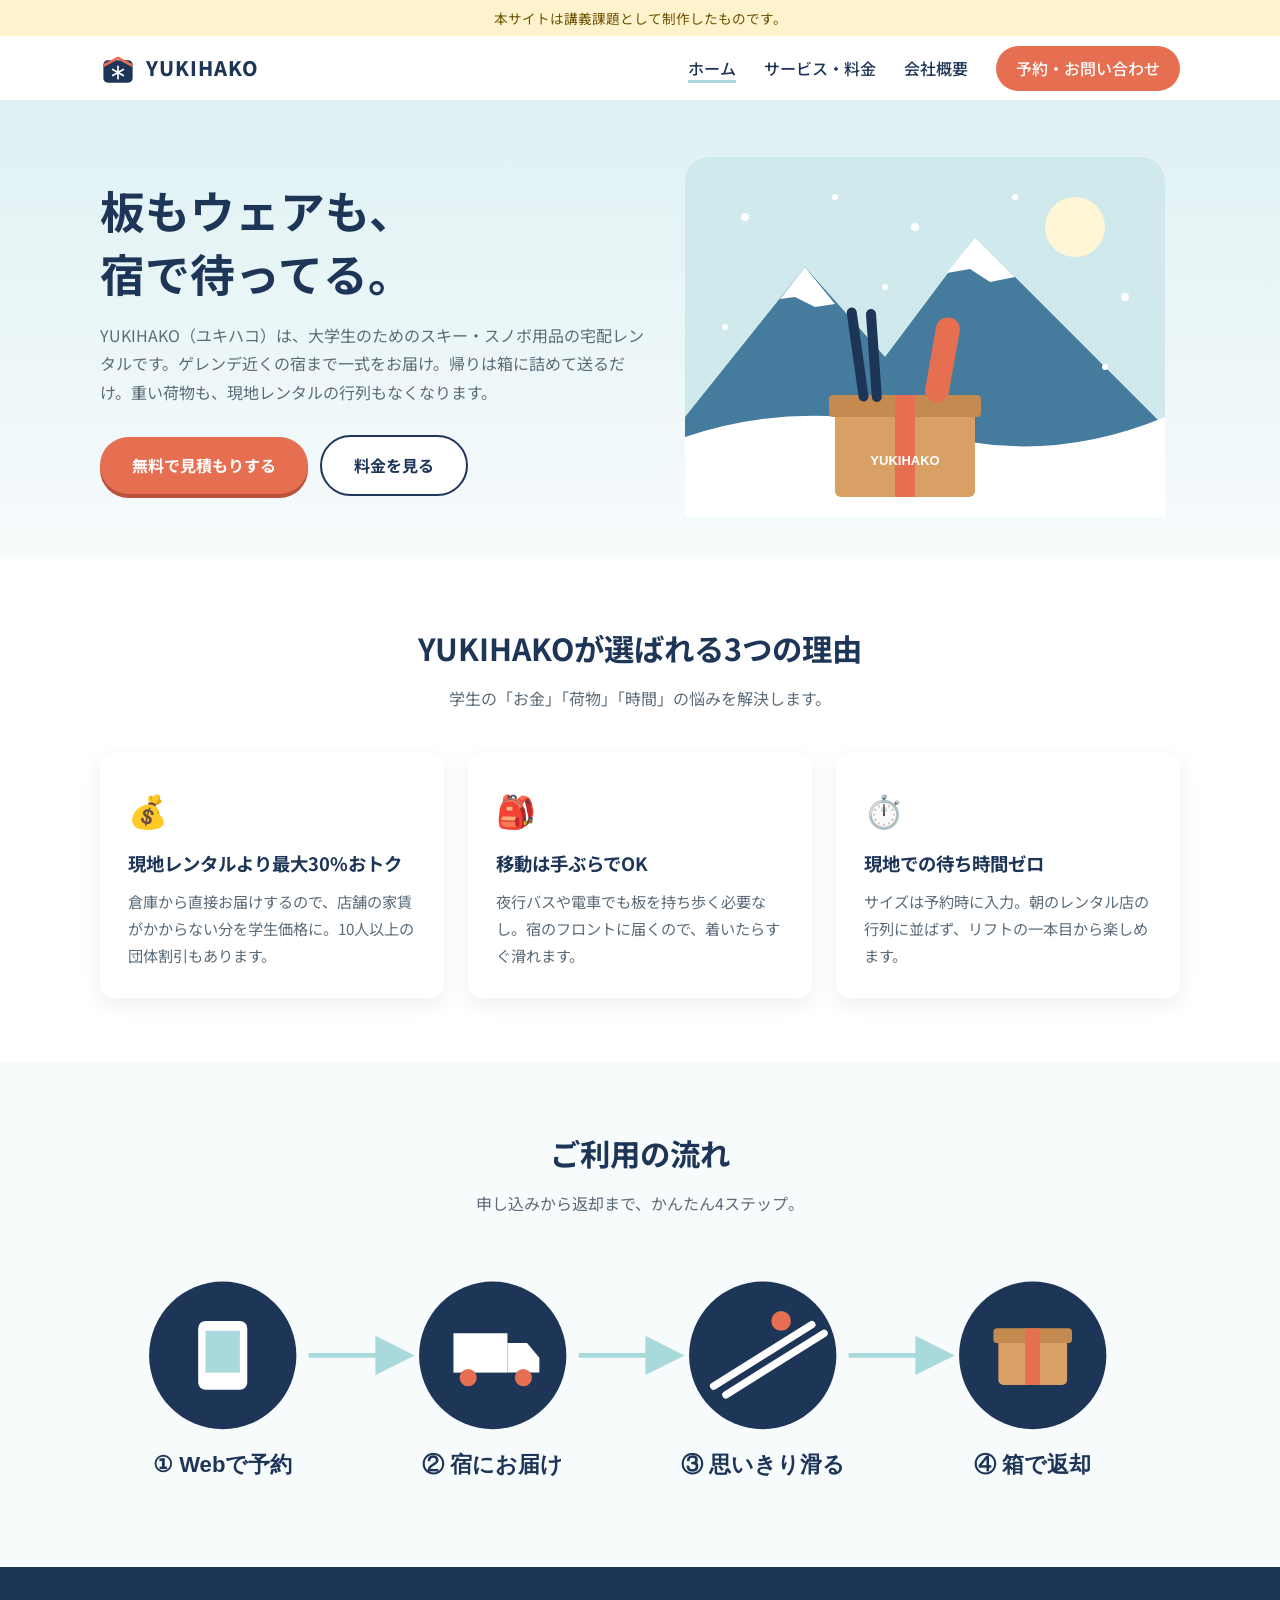
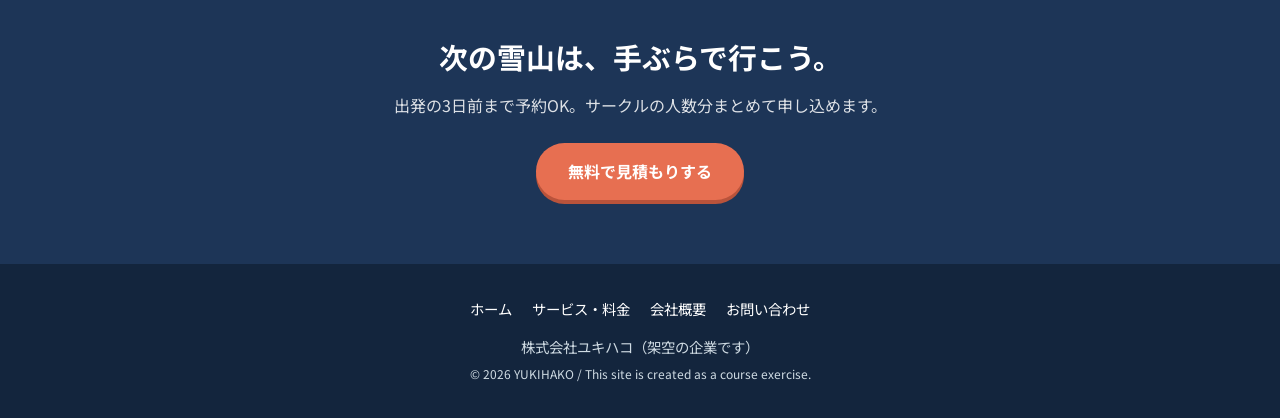
<file: index.html>
<!DOCTYPE html>
<html lang="ja">
<head>
  <meta charset="UTF-8">
  <meta name="viewport" content="width=device-width, initial-scale=1">
  <title>【実習】YUKIHAKO｜大学生のためのスキー・スノボ宅配レンタル</title>
  <meta name="description" content="スキー・スノボ用品を宿まで届けて、箱で返すだけ。大学生サークル向け宅配レンタルのYUKIHAKO。">
  <link rel="icon" href="images/logo.svg" type="image/svg+xml">
  <link rel="preconnect" href="https://fonts.googleapis.com">
  <link rel="preconnect" href="https://fonts.gstatic.com" crossorigin>
  <link href="https://fonts.googleapis.com/css2?family=Noto+Sans+JP:wght@400;500;700;800&display=swap" rel="stylesheet">
  <link rel="stylesheet" href="style.css">
</head>
<body>
  <!-- 課題の条件：ページ冒頭に入れる一文 -->
  <p class="practice-note">本サイトは講義課題として制作したものです。</p>

  <header class="site-header">
    <div class="container header-inner">
      <a href="index.html" class="logo"><img src="images/logo.svg" alt="" width="36" height="36"><span>YUKIHAKO</span></a>
      <button class="nav-toggle" aria-label="メニューを開く" aria-expanded="false">☰</button>
      <nav class="site-nav">
        <ul>
        <li><a href="index.html" aria-current="page">ホーム</a></li>
        <li><a href="service.html">サービス・料金</a></li>
        <li><a href="about.html">会社概要</a></li>
        <li><a href="contact.html" class="btn small">予約・お問い合わせ</a></li>
        </ul>
      </nav>
    </div>
  </header>

  <main>
    <section class="hero">
      <div class="container hero-inner">
        <div>
          <h1>板もウェアも、<br>宿で待ってる。</h1>
          <p>YUKIHAKO（ユキハコ）は、大学生のためのスキー・スノボ用品の宅配レンタルです。ゲレンデ近くの宿まで一式をお届け。帰りは箱に詰めて送るだけ。重い荷物も、現地レンタルの行列もなくなります。</p>
          <a href="contact.html" class="btn">無料で見積もりする</a>
          <a href="service.html" class="btn outline" style="margin-left:8px">料金を見る</a>
        </div>
        <img src="images/hero.svg" alt="雪山とスキー板・スノーボードが入った箱のイラスト" width="480" height="360">
      </div>
    </section>

    <section class="bg-white">
      <div class="container">
        <h2 class="section-title">YUKIHAKOが選ばれる3つの理由</h2>
        <p class="section-lead">学生の「お金」「荷物」「時間」の悩みを解決します。</p>
        <div class="cards">
          <div class="card"><div class="icon">💰</div><h3>現地レンタルより最大30%おトク</h3><p>倉庫から直接お届けするので、店舗の家賃がかからない分を学生価格に。10人以上の団体割引もあります。</p></div>
          <div class="card"><div class="icon">🎒</div><h3>移動は手ぶらでOK</h3><p>夜行バスや電車でも板を持ち歩く必要なし。宿のフロントに届くので、着いたらすぐ滑れます。</p></div>
          <div class="card"><div class="icon">⏱️</div><h3>現地での待ち時間ゼロ</h3><p>サイズは予約時に入力。朝のレンタル店の行列に並ばず、リフトの一本目から楽しめます。</p></div>
        </div>
      </div>
    </section>

    <section>
      <div class="container">
        <h2 class="section-title">ご利用の流れ</h2>
        <p class="section-lead">申し込みから返却まで、かんたん4ステップ。</p>
        <picture>
          <source media="(max-width: 768px)" srcset="images/flow-sp.svg">
          <img src="images/flow.svg" alt="①Webで予約、②宿にお届け、③思いきり滑る、④箱で返却" width="880" height="200" style="margin-inline:auto;max-height:520px;width:auto">
        </picture>
      </div>
    </section>

    <section class="cta-band">
      <div class="container">
        <h2>次の雪山は、手ぶらで行こう。</h2>
        <p>出発の3日前まで予約OK。サークルの人数分まとめて申し込めます。</p>
        <a href="contact.html" class="btn">無料で見積もりする</a>
      </div>
    </section>
  </main>

  <footer class="site-footer">
    <div class="container">
      <nav>
        <a href="index.html">ホーム</a><a href="service.html">サービス・料金</a><a href="about.html">会社概要</a><a href="contact.html">お問い合わせ</a>
      </nav>
      <p>株式会社ユキハコ（架空の企業です）</p>
      <p><small>&copy; 2026 YUKIHAKO / This site is created as a course exercise.</small></p>
    </div>
  </footer>
  <script src="script.js"></script>
</body>
</html>
</file>
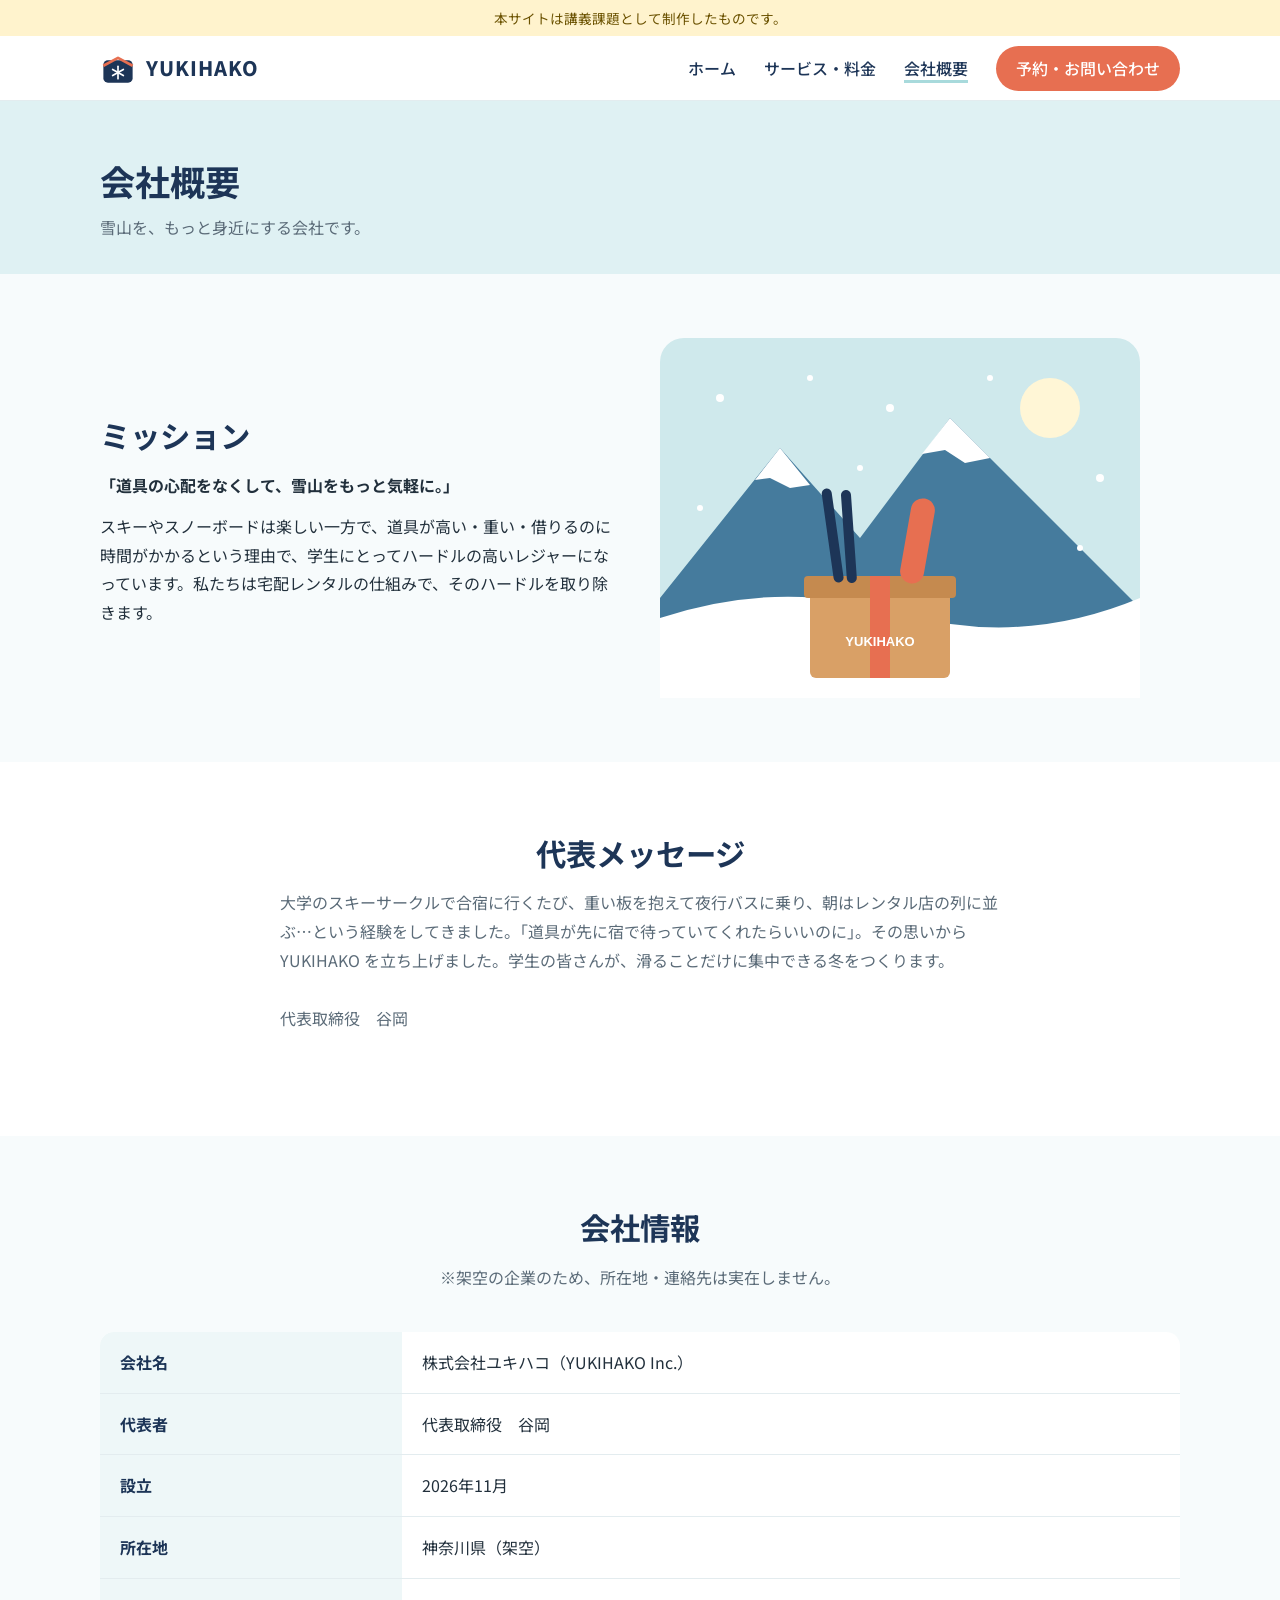
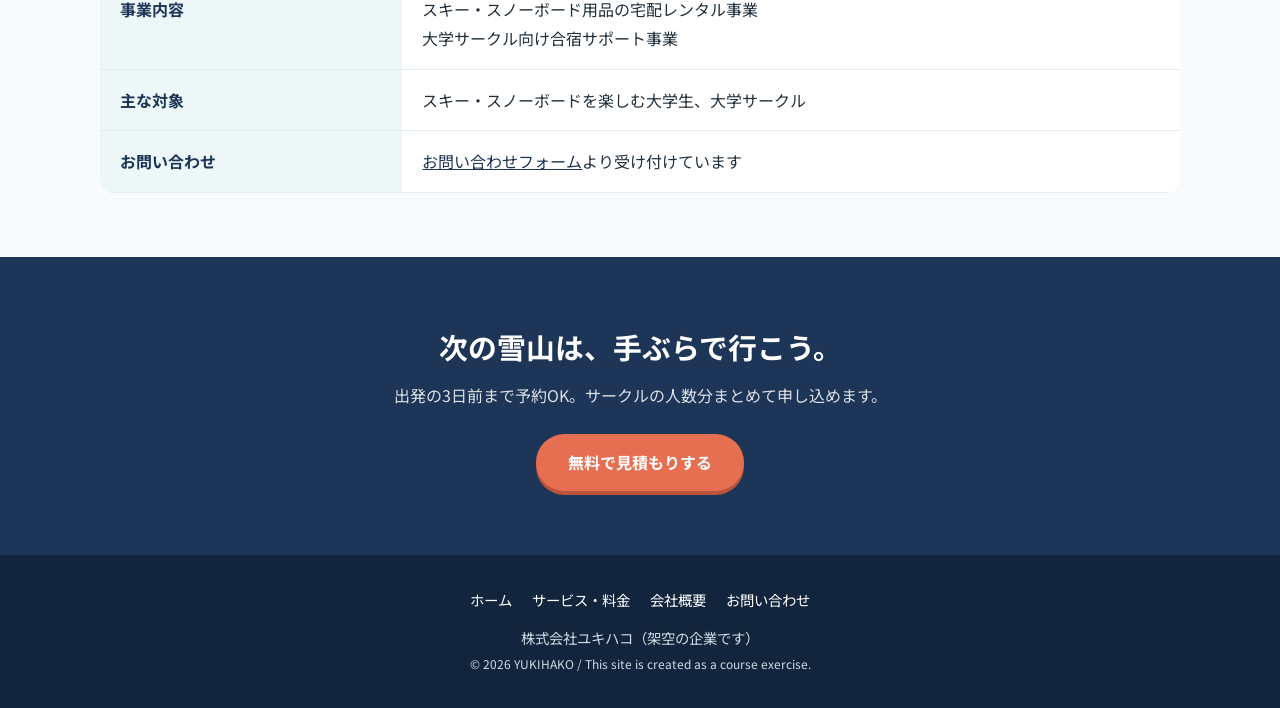
<file: about.html>
<!DOCTYPE html>
<html lang="ja">
<head>
  <meta charset="UTF-8">
  <meta name="viewport" content="width=device-width, initial-scale=1">
  <title>【実習】会社概要｜YUKIHAKO</title>
  <meta name="description" content="株式会社ユキハコの会社概要・ミッション・代表メッセージ。">
  <link rel="icon" href="images/logo.svg" type="image/svg+xml">
  <link rel="preconnect" href="https://fonts.googleapis.com">
  <link rel="preconnect" href="https://fonts.gstatic.com" crossorigin>
  <link href="https://fonts.googleapis.com/css2?family=Noto+Sans+JP:wght@400;500;700;800&display=swap" rel="stylesheet">
  <link rel="stylesheet" href="style.css">
</head>
<body>
  <!-- 課題の条件：ページ冒頭に入れる一文 -->
  <p class="practice-note">本サイトは講義課題として制作したものです。</p>

  <header class="site-header">
    <div class="container header-inner">
      <a href="index.html" class="logo"><img src="images/logo.svg" alt="" width="36" height="36"><span>YUKIHAKO</span></a>
      <button class="nav-toggle" aria-label="メニューを開く" aria-expanded="false">☰</button>
      <nav class="site-nav">
        <ul>
        <li><a href="index.html">ホーム</a></li>
        <li><a href="service.html">サービス・料金</a></li>
        <li><a href="about.html" aria-current="page">会社概要</a></li>
        <li><a href="contact.html" class="btn small">予約・お問い合わせ</a></li>
        </ul>
      </nav>
    </div>
  </header>

  <main>
    <div class="page-hero">
      <div class="container">
        <h1>会社概要</h1>
        <p>雪山を、もっと身近にする会社です。</p>
      </div>
    </div>

    <section>
      <div class="container two-col">
        <div>
          <h2 class="section-title" style="text-align:left">ミッション</h2>
          <p><strong>「道具の心配をなくして、雪山をもっと気軽に。」</strong></p>
          <p style="margin-top:12px">スキーやスノーボードは楽しい一方で、道具が高い・重い・借りるのに時間がかかるという理由で、学生にとってハードルの高いレジャーになっています。私たちは宅配レンタルの仕組みで、そのハードルを取り除きます。</p>
        </div>
        <img src="images/hero.svg" alt="雪山とレンタル用品の箱のイラスト" width="480" height="360">
      </div>
    </section>

    <section class="bg-white">
      <div class="container">
        <h2 class="section-title">代表メッセージ</h2>
        <p class="section-lead" style="max-width:720px;margin-inline:auto;text-align:left">
          大学のスキーサークルで合宿に行くたび、重い板を抱えて夜行バスに乗り、朝はレンタル店の列に並ぶ…という経験をしてきました。「道具が先に宿で待っていてくれたらいいのに」。その思いから YUKIHAKO を立ち上げました。学生の皆さんが、滑ることだけに集中できる冬をつくります。<br><br>
          代表取締役　谷岡
        </p>
      </div>
    </section>

    <section>
      <div class="container">
        <h2 class="section-title">会社情報</h2>
        <p class="section-lead">※架空の企業のため、所在地・連絡先は実在しません。</p>
        <table class="info-table">
          <tr><th>会社名</th><td>株式会社ユキハコ（YUKIHAKO Inc.）</td></tr>
          <tr><th>代表者</th><td>代表取締役　谷岡</td></tr>
          <tr><th>設立</th><td>2026年11月</td></tr>
          <tr><th>所在地</th><td>神奈川県（架空）</td></tr>
          <tr><th>事業内容</th><td>スキー・スノーボード用品の宅配レンタル事業<br>大学サークル向け合宿サポート事業</td></tr>
          <tr><th>主な対象</th><td>スキー・スノーボードを楽しむ大学生、大学サークル</td></tr>
          <tr><th>お問い合わせ</th><td><a href="contact.html">お問い合わせフォーム</a>より受け付けています</td></tr>
        </table>
      </div>
    </section>

    <section class="cta-band">
      <div class="container">
        <h2>次の雪山は、手ぶらで行こう。</h2>
        <p>出発の3日前まで予約OK。サークルの人数分まとめて申し込めます。</p>
        <a href="contact.html" class="btn">無料で見積もりする</a>
      </div>
    </section>
  </main>

  <footer class="site-footer">
    <div class="container">
      <nav>
        <a href="index.html">ホーム</a><a href="service.html">サービス・料金</a><a href="about.html">会社概要</a><a href="contact.html">お問い合わせ</a>
      </nav>
      <p>株式会社ユキハコ（架空の企業です）</p>
      <p><small>&copy; 2026 YUKIHAKO / This site is created as a course exercise.</small></p>
    </div>
  </footer>
  <script src="script.js"></script>
</body>
</html>
</file>
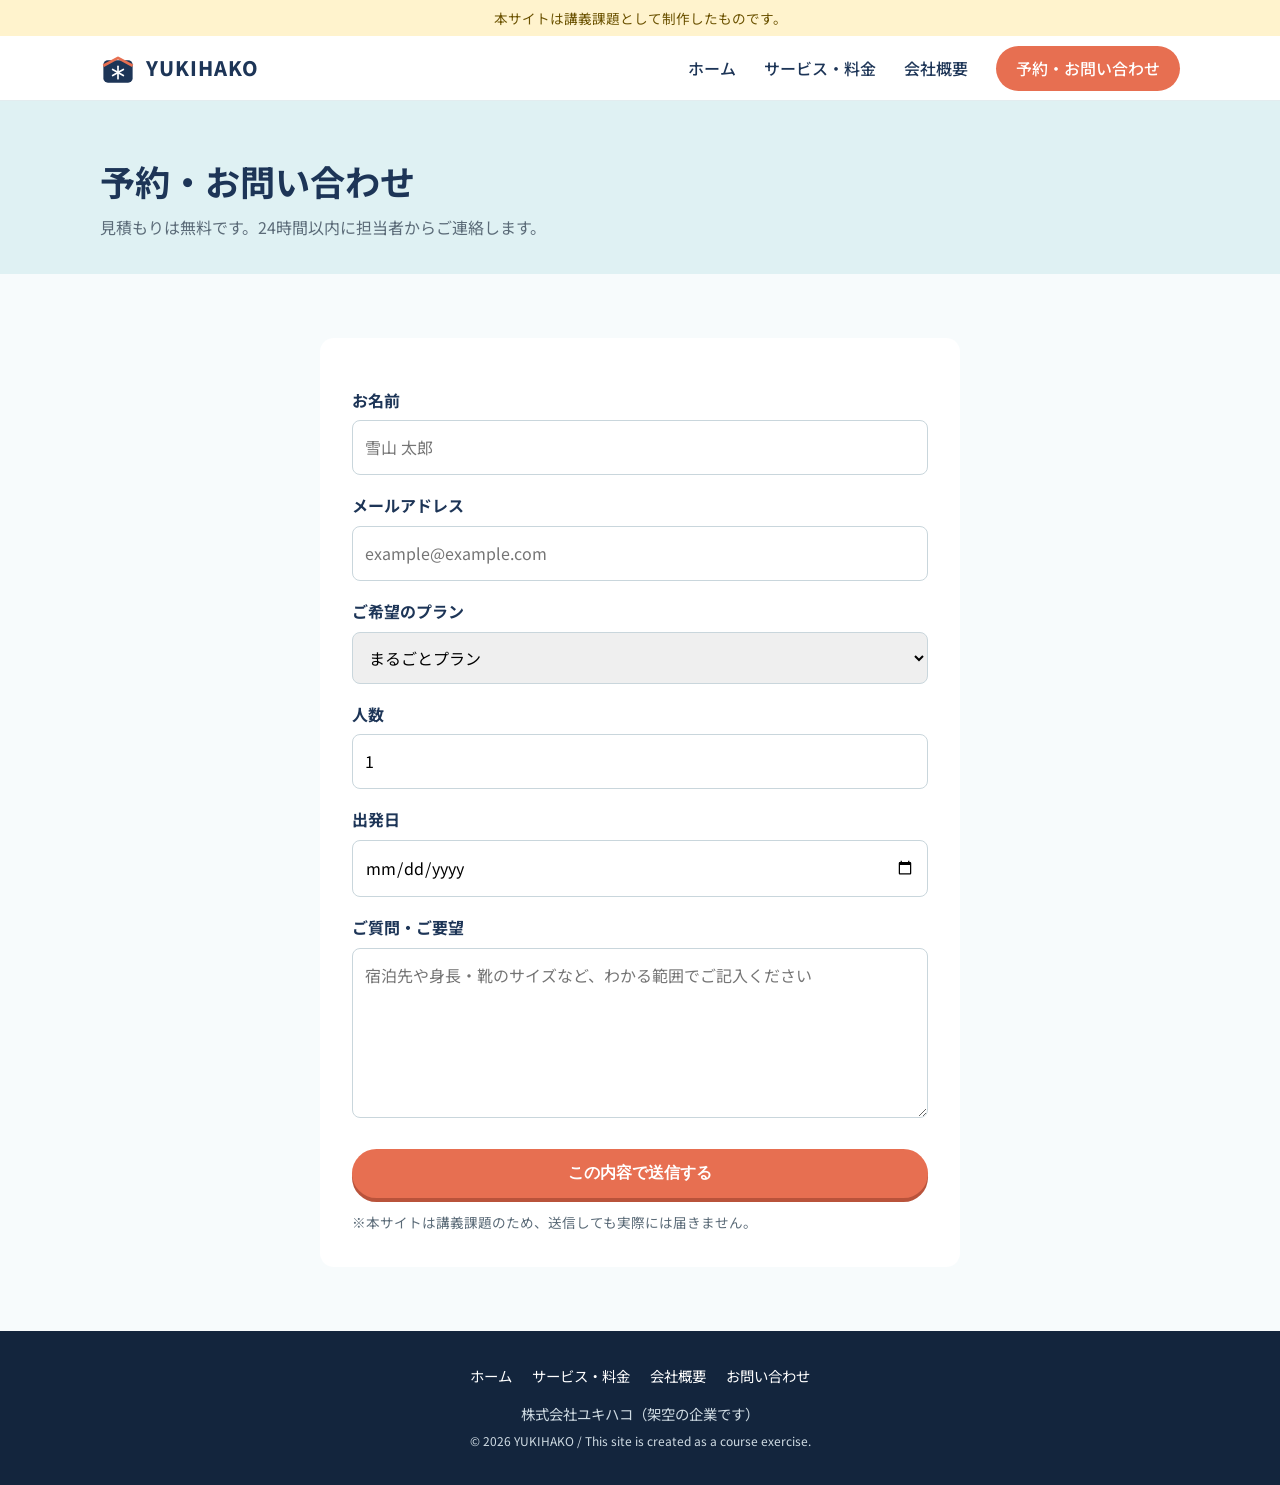
<file: contact.html>
<!DOCTYPE html>
<html lang="ja">
<head>
  <meta charset="UTF-8">
  <meta name="viewport" content="width=device-width, initial-scale=1">
  <title>【実習】予約・お問い合わせ｜YUKIHAKO</title>
  <meta name="description" content="YUKIHAKOへの予約・見積もり・お問い合わせフォーム。">
  <link rel="icon" href="images/logo.svg" type="image/svg+xml">
  <link rel="preconnect" href="https://fonts.googleapis.com">
  <link rel="preconnect" href="https://fonts.gstatic.com" crossorigin>
  <link href="https://fonts.googleapis.com/css2?family=Noto+Sans+JP:wght@400;500;700;800&display=swap" rel="stylesheet">
  <link rel="stylesheet" href="style.css">
</head>
<body>
  <!-- 課題の条件：ページ冒頭に入れる一文 -->
  <p class="practice-note">本サイトは講義課題として制作したものです。</p>

  <header class="site-header">
    <div class="container header-inner">
      <a href="index.html" class="logo"><img src="images/logo.svg" alt="" width="36" height="36"><span>YUKIHAKO</span></a>
      <button class="nav-toggle" aria-label="メニューを開く" aria-expanded="false">☰</button>
      <nav class="site-nav">
        <ul>
        <li><a href="index.html">ホーム</a></li>
        <li><a href="service.html">サービス・料金</a></li>
        <li><a href="about.html">会社概要</a></li>
        <li><a href="contact.html" class="btn small">予約・お問い合わせ</a></li>
        </ul>
      </nav>
    </div>
  </header>

  <main>
    <div class="page-hero">
      <div class="container">
        <h1>予約・お問い合わせ</h1>
        <p>見積もりは無料です。24時間以内に担当者からご連絡します。</p>
      </div>
    </div>

    <section>
      <div class="container">
        <form class="form" id="contact-form">
          <label for="name">お名前</label>
          <input id="name" name="name" type="text" placeholder="雪山 太郎" required>

          <label for="email">メールアドレス</label>
          <input id="email" name="email" type="email" placeholder="example@example.com" required>

          <label for="plan">ご希望のプラン</label>
          <select id="plan" name="plan">
            <option>ギアだけプラン</option>
            <option selected>まるごとプラン</option>
            <option>サークル団体プラン</option>
            <option>まだ決めていない</option>
          </select>

          <label for="people">人数</label>
          <input id="people" name="people" type="number" min="1" value="1">

          <label for="date">出発日</label>
          <input id="date" name="date" type="date">

          <label for="message">ご質問・ご要望</label>
          <textarea id="message" name="message" rows="5" placeholder="宿泊先や身長・靴のサイズなど、わかる範囲でご記入ください"></textarea>

          <button type="submit" class="btn">この内容で送信する</button>
          <p class="note">※本サイトは講義課題のため、送信しても実際には届きません。</p>
        </form>
      </div>
    </section>
  </main>

  <footer class="site-footer">
    <div class="container">
      <nav>
        <a href="index.html">ホーム</a><a href="service.html">サービス・料金</a><a href="about.html">会社概要</a><a href="contact.html">お問い合わせ</a>
      </nav>
      <p>株式会社ユキハコ（架空の企業です）</p>
      <p><small>&copy; 2026 YUKIHAKO / This site is created as a course exercise.</small></p>
    </div>
  </footer>
  <script src="script.js"></script>
</body>
</html>
</file>
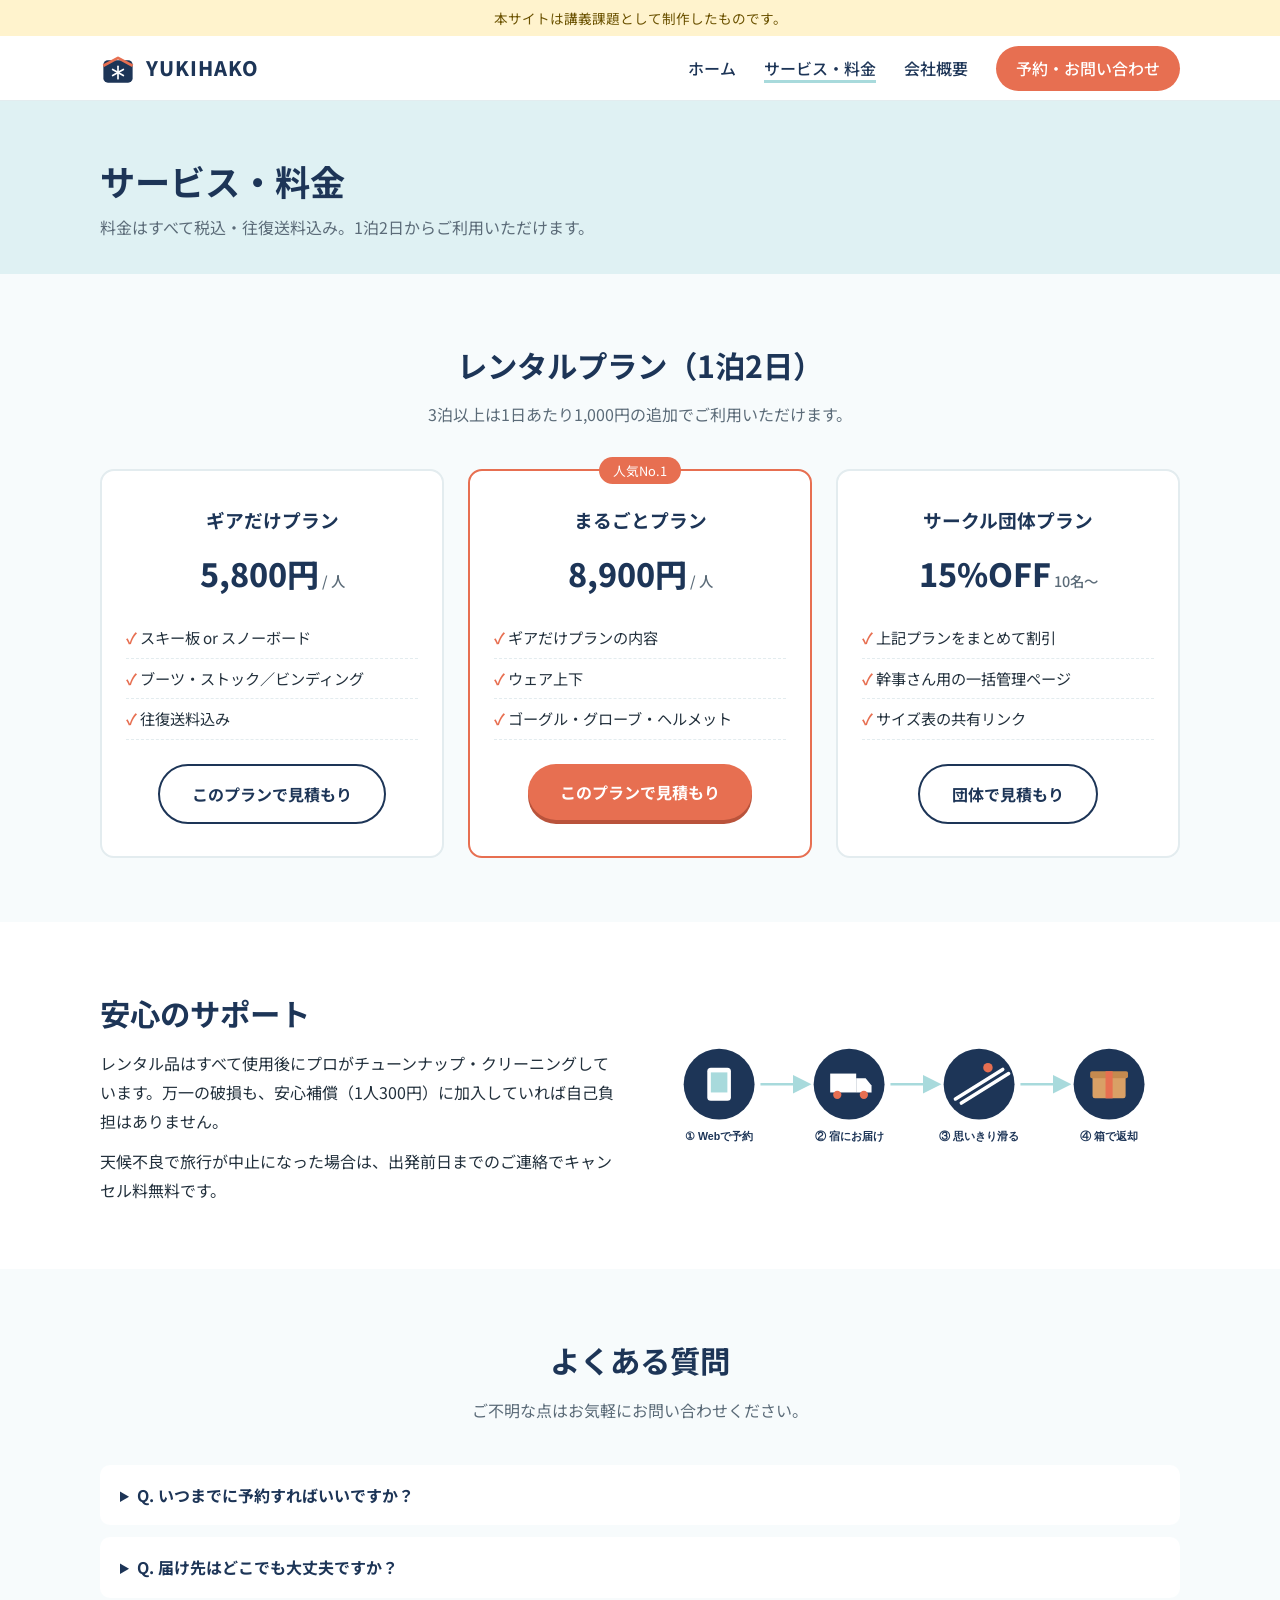
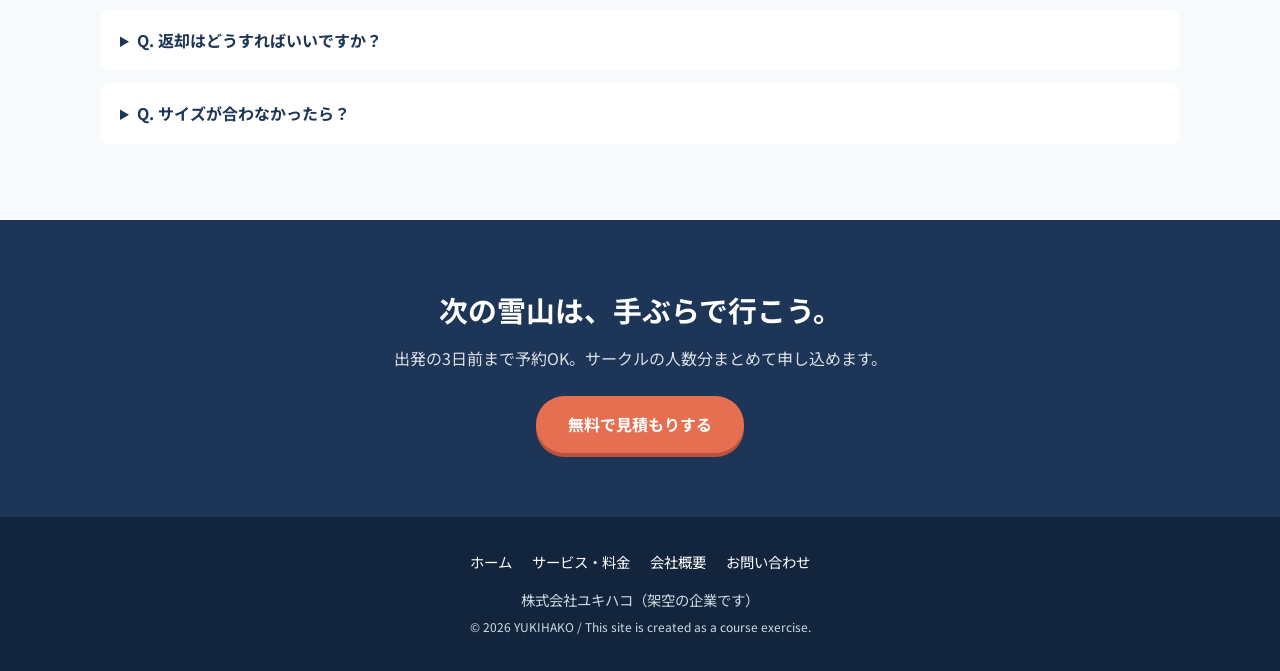
<file: service.html>
<!DOCTYPE html>
<html lang="ja">
<head>
  <meta charset="UTF-8">
  <meta name="viewport" content="width=device-width, initial-scale=1">
  <title>【実習】サービス・料金｜YUKIHAKO</title>
  <meta name="description" content="YUKIHAKOのレンタルプランと料金、よくある質問。">
  <link rel="icon" href="images/logo.svg" type="image/svg+xml">
  <link rel="preconnect" href="https://fonts.googleapis.com">
  <link rel="preconnect" href="https://fonts.gstatic.com" crossorigin>
  <link href="https://fonts.googleapis.com/css2?family=Noto+Sans+JP:wght@400;500;700;800&display=swap" rel="stylesheet">
  <link rel="stylesheet" href="style.css">
</head>
<body>
  <!-- 課題の条件：ページ冒頭に入れる一文 -->
  <p class="practice-note">本サイトは講義課題として制作したものです。</p>

  <header class="site-header">
    <div class="container header-inner">
      <a href="index.html" class="logo"><img src="images/logo.svg" alt="" width="36" height="36"><span>YUKIHAKO</span></a>
      <button class="nav-toggle" aria-label="メニューを開く" aria-expanded="false">☰</button>
      <nav class="site-nav">
        <ul>
        <li><a href="index.html">ホーム</a></li>
        <li><a href="service.html" aria-current="page">サービス・料金</a></li>
        <li><a href="about.html">会社概要</a></li>
        <li><a href="contact.html" class="btn small">予約・お問い合わせ</a></li>
        </ul>
      </nav>
    </div>
  </header>

  <main>
    <div class="page-hero">
      <div class="container">
        <h1>サービス・料金</h1>
        <p>料金はすべて税込・往復送料込み。1泊2日からご利用いただけます。</p>
      </div>
    </div>

    <section>
      <div class="container">
        <h2 class="section-title">レンタルプラン（1泊2日）</h2>
        <p class="section-lead">3泊以上は1日あたり1,000円の追加でご利用いただけます。</p>
        <div class="plans">
          <div class="plan">
            <h3>ギアだけプラン</h3>
            <p class="price">5,800円<small> / 人</small></p>
            <ul><li>スキー板 or スノーボード</li><li>ブーツ・ストック／ビンディング</li><li>往復送料込み</li></ul>
            <a href="contact.html" class="btn outline">このプランで見積もり</a>
          </div>
          <div class="plan recommend">
            <h3>まるごとプラン</h3>
            <p class="price">8,900円<small> / 人</small></p>
            <ul><li>ギアだけプランの内容</li><li>ウェア上下</li><li>ゴーグル・グローブ・ヘルメット</li></ul>
            <a href="contact.html" class="btn">このプランで見積もり</a>
          </div>
          <div class="plan">
            <h3>サークル団体プラン</h3>
            <p class="price">15%OFF<small> 10名〜</small></p>
            <ul><li>上記プランをまとめて割引</li><li>幹事さん用の一括管理ページ</li><li>サイズ表の共有リンク</li></ul>
            <a href="contact.html" class="btn outline">団体で見積もり</a>
          </div>
        </div>
      </div>
    </section>

    <section class="bg-white">
      <div class="container two-col">
        <div>
          <h2 class="section-title" style="text-align:left">安心のサポート</h2>
          <p>レンタル品はすべて使用後にプロがチューンナップ・クリーニングしています。万一の破損も、安心補償（1人300円）に加入していれば自己負担はありません。</p>
          <p style="margin-top:12px">天候不良で旅行が中止になった場合は、出発前日までのご連絡でキャンセル料無料です。</p>
        </div>
        <picture><source media="(max-width: 768px)" srcset="images/flow-sp.svg"><img src="images/flow.svg" alt="ご利用の流れの図" width="880" height="200" style="margin-inline:auto"></picture>
      </div>
    </section>

    <section>
      <div class="container faq">
        <h2 class="section-title">よくある質問</h2>
        <p class="section-lead">ご不明な点はお気軽にお問い合わせください。</p>
        <details><summary>Q. いつまでに予約すればいいですか？</summary><p>出発日の3日前までにご予約ください。年末年始は混み合うため、2週間前までのご予約をおすすめします。</p></details>
        <details><summary>Q. 届け先はどこでも大丈夫ですか？</summary><p>宿泊先（ホテル・旅館・ペンション）であれば全国どこでもお届けします。事前に宿へお荷物の受け取りをご確認ください。</p></details>
        <details><summary>Q. 返却はどうすればいいですか？</summary><p>届いた箱に入れて、同梱の着払い伝票を貼り、宿のフロントからお送りください。</p></details>
        <details><summary>Q. サイズが合わなかったら？</summary><p>到着日にご連絡いただければ、最短翌日に交換品をお送りします（交換送料無料）。</p></details>
      </div>
    </section>

    <section class="cta-band">
      <div class="container">
        <h2>次の雪山は、手ぶらで行こう。</h2>
        <p>出発の3日前まで予約OK。サークルの人数分まとめて申し込めます。</p>
        <a href="contact.html" class="btn">無料で見積もりする</a>
      </div>
    </section>
  </main>

  <footer class="site-footer">
    <div class="container">
      <nav>
        <a href="index.html">ホーム</a><a href="service.html">サービス・料金</a><a href="about.html">会社概要</a><a href="contact.html">お問い合わせ</a>
      </nav>
      <p>株式会社ユキハコ（架空の企業です）</p>
      <p><small>&copy; 2026 YUKIHAKO / This site is created as a course exercise.</small></p>
    </div>
  </footer>
  <script src="script.js"></script>
</body>
</html>
</file>
<file: style.css>
/* ===== 基本設定（色や文字をまとめて管理） ===== */
:root {
  --navy: #1d3557;       /* メインカラー：信頼感のある紺 */
  --sky: #a8dadc;        /* サブカラー：雪山の空色 */
  --snow: #f7fbfc;       /* 背景：雪の白 */
  --orange: #e76f51;     /* アクセント：ボタン（CTA）用 */
  --text: #22303c;
  --muted: #5b6b78;
  --radius: 14px;
}

* { box-sizing: border-box; margin: 0; padding: 0; }

body {
  font-family: "Noto Sans JP", "Hiragino Sans", sans-serif;
  color: var(--text);
  background: var(--snow);
  line-height: 1.8;
}

img { max-width: 100%; height: auto; display: block; }
a { color: var(--navy); }

.container { width: min(1080px, 100% - 32px); margin-inline: auto; }

/* ===== 講義課題の注記 ===== */
.practice-note {
  background: #fff3cd;
  color: #6b5200;
  font-size: 0.85rem;
  text-align: center;
  padding: 6px 16px;
}

/* ===== ヘッダーとナビゲーション ===== */
.site-header {
  background: #fff;
  border-bottom: 1px solid #e3ecef;
  position: sticky; top: 0; z-index: 10;
}
.header-inner { display: flex; align-items: center; justify-content: space-between; height: 64px; }
.logo { display: flex; align-items: center; gap: 10px; text-decoration: none; font-weight: 800; font-size: 1.25rem; letter-spacing: 0.05em; color: var(--navy); }
.site-nav ul { display: flex; gap: 28px; list-style: none; align-items: center; }
.site-nav a { text-decoration: none; font-weight: 500; }
.site-nav a[aria-current="page"] { border-bottom: 3px solid var(--sky); }
.nav-toggle { display: none; background: none; border: 0; font-size: 1.6rem; color: var(--navy); cursor: pointer; }

/* ===== ボタン ===== */
.btn {
  display: inline-block;
  background: var(--orange); color: #fff;
  padding: 14px 32px; border-radius: 999px;
  font-weight: 700; text-decoration: none;
  box-shadow: 0 4px 0 #b9533b;
  transition: transform .15s;
}
.btn:hover { transform: translateY(2px); box-shadow: 0 2px 0 #b9533b; }
.btn.small { padding: 8px 20px; box-shadow: none; }
.btn.outline { background: #fff; color: var(--navy); border: 2px solid var(--navy); box-shadow: none; }

/* ===== ヒーロー（トップの大きな部分） ===== */
.hero { background: linear-gradient(180deg, #dff1f3 0%, var(--snow) 100%); padding: 56px 0 40px; }
.hero-inner { display: grid; grid-template-columns: 1.1fr 1fr; gap: 40px; align-items: center; }
.hero h1 { font-size: clamp(1.8rem, 4vw, 2.8rem); line-height: 1.4; color: var(--navy); margin-bottom: 16px; }
.hero p { color: var(--muted); margin-bottom: 28px; }
.page-hero { background: #dff1f3; padding: 48px 0 32px; }
.page-hero h1 { color: var(--navy); font-size: clamp(1.6rem, 3.5vw, 2.2rem); }
.page-hero p { color: var(--muted); }

/* ===== セクション共通 ===== */
section { padding: 64px 0; }
.section-title { text-align: center; font-size: clamp(1.4rem, 3vw, 1.9rem); color: var(--navy); margin-bottom: 8px; }
.section-lead { text-align: center; color: var(--muted); margin-bottom: 40px; }
.bg-white { background: #fff; }

/* ===== カード ===== */
.cards { display: grid; grid-template-columns: repeat(3, 1fr); gap: 24px; }
.card { background: #fff; border-radius: var(--radius); padding: 28px; box-shadow: 0 6px 20px rgba(29,53,87,.08); }
.card .icon { font-size: 2rem; margin-bottom: 8px; }
.card h3 { color: var(--navy); margin-bottom: 8px; font-size: 1.15rem; }
.card p { color: var(--muted); font-size: 0.95rem; }

/* ===== 料金プラン ===== */
.plans { display: grid; grid-template-columns: repeat(3, 1fr); gap: 24px; }
.plan { background: #fff; border: 2px solid #e3ecef; border-radius: var(--radius); padding: 32px 24px; text-align: center; }
.plan.recommend { border-color: var(--orange); position: relative; }
.plan.recommend::before { content: "人気No.1"; position: absolute; top: -14px; left: 50%; transform: translateX(-50%); background: var(--orange); color: #fff; font-size: .8rem; padding: 2px 14px; border-radius: 999px; }
.plan h3 { color: var(--navy); }
.price { font-size: 2rem; font-weight: 800; color: var(--navy); margin: 8px 0; }
.price small { font-size: .9rem; font-weight: 500; color: var(--muted); }
.plan ul { list-style: none; text-align: left; margin: 16px 0 24px; }
.plan li { padding: 6px 0; border-bottom: 1px dashed #e3ecef; font-size: .95rem; }
.plan li::before { content: "✓ "; color: var(--orange); font-weight: 700; }

/* ===== 表（会社概要） ===== */
.info-table { width: 100%; border-collapse: collapse; background: #fff; border-radius: var(--radius); overflow: hidden; }
.info-table th, .info-table td { padding: 16px 20px; border-bottom: 1px solid #e3ecef; text-align: left; vertical-align: top; }
.info-table th { width: 28%; background: #eef7f8; color: var(--navy); font-weight: 700; }

/* ===== FAQ ===== */
.faq details { background: #fff; border-radius: 10px; padding: 16px 20px; margin-bottom: 12px; }
.faq summary { font-weight: 700; color: var(--navy); cursor: pointer; }
.faq details p { margin-top: 8px; color: var(--muted); }

/* ===== 2カラム ===== */
.two-col { display: grid; grid-template-columns: 1fr 1fr; gap: 40px; align-items: center; }

/* ===== CTA帯 ===== */
.cta-band { background: var(--navy); color: #fff; text-align: center; }
.cta-band h2 { font-size: clamp(1.3rem, 3vw, 1.8rem); margin-bottom: 8px; }
.cta-band p { opacity: .85; margin-bottom: 24px; }

/* ===== フォーム ===== */
.form { background: #fff; padding: 32px; border-radius: var(--radius); max-width: 640px; margin-inline: auto; }
.form label { display: block; font-weight: 700; margin: 16px 0 6px; color: var(--navy); }
.form input, .form select, .form textarea { width: 100%; padding: 12px; border: 1px solid #c9d6dc; border-radius: 8px; font: inherit; }
.form button { margin-top: 24px; border: 0; cursor: pointer; width: 100%; font-size: 1rem; }
.form .note { font-size: .85rem; color: var(--muted); margin-top: 12px; }

/* ===== フッター ===== */
.site-footer { background: #13253d; color: #cfdbe3; padding: 32px 0; font-size: .9rem; text-align: center; }
.site-footer nav { display: flex; justify-content: center; gap: 20px; flex-wrap: wrap; margin-bottom: 12px; }
.site-footer a { color: #fff; text-decoration: none; }

/* ===== スマートフォン対応（画面幅768px以下） ===== */
@media (max-width: 768px) {
  .nav-toggle { display: block; }
  .site-nav { display: none; position: absolute; top: 64px; left: 0; right: 0; background: #fff; border-bottom: 1px solid #e3ecef; }
  .site-nav.open { display: block; }
  .site-nav ul { flex-direction: column; gap: 0; padding: 8px 16px 16px; align-items: stretch; }
  .site-nav li a { display: block; padding: 12px 0; border-bottom: 1px solid #f0f4f6; }
  .site-nav .btn.small { text-align: center; margin-top: 12px; }
  .hero-inner, .two-col, .cards, .plans { grid-template-columns: 1fr; }
  .hero { padding-top: 32px; text-align: center; }
  section { padding: 44px 0; }
  .info-table th, .info-table td { display: block; width: 100%; }
  .info-table th { border-bottom: 0; padding-bottom: 4px; }
  .form { padding: 20px; }
}
</file>
